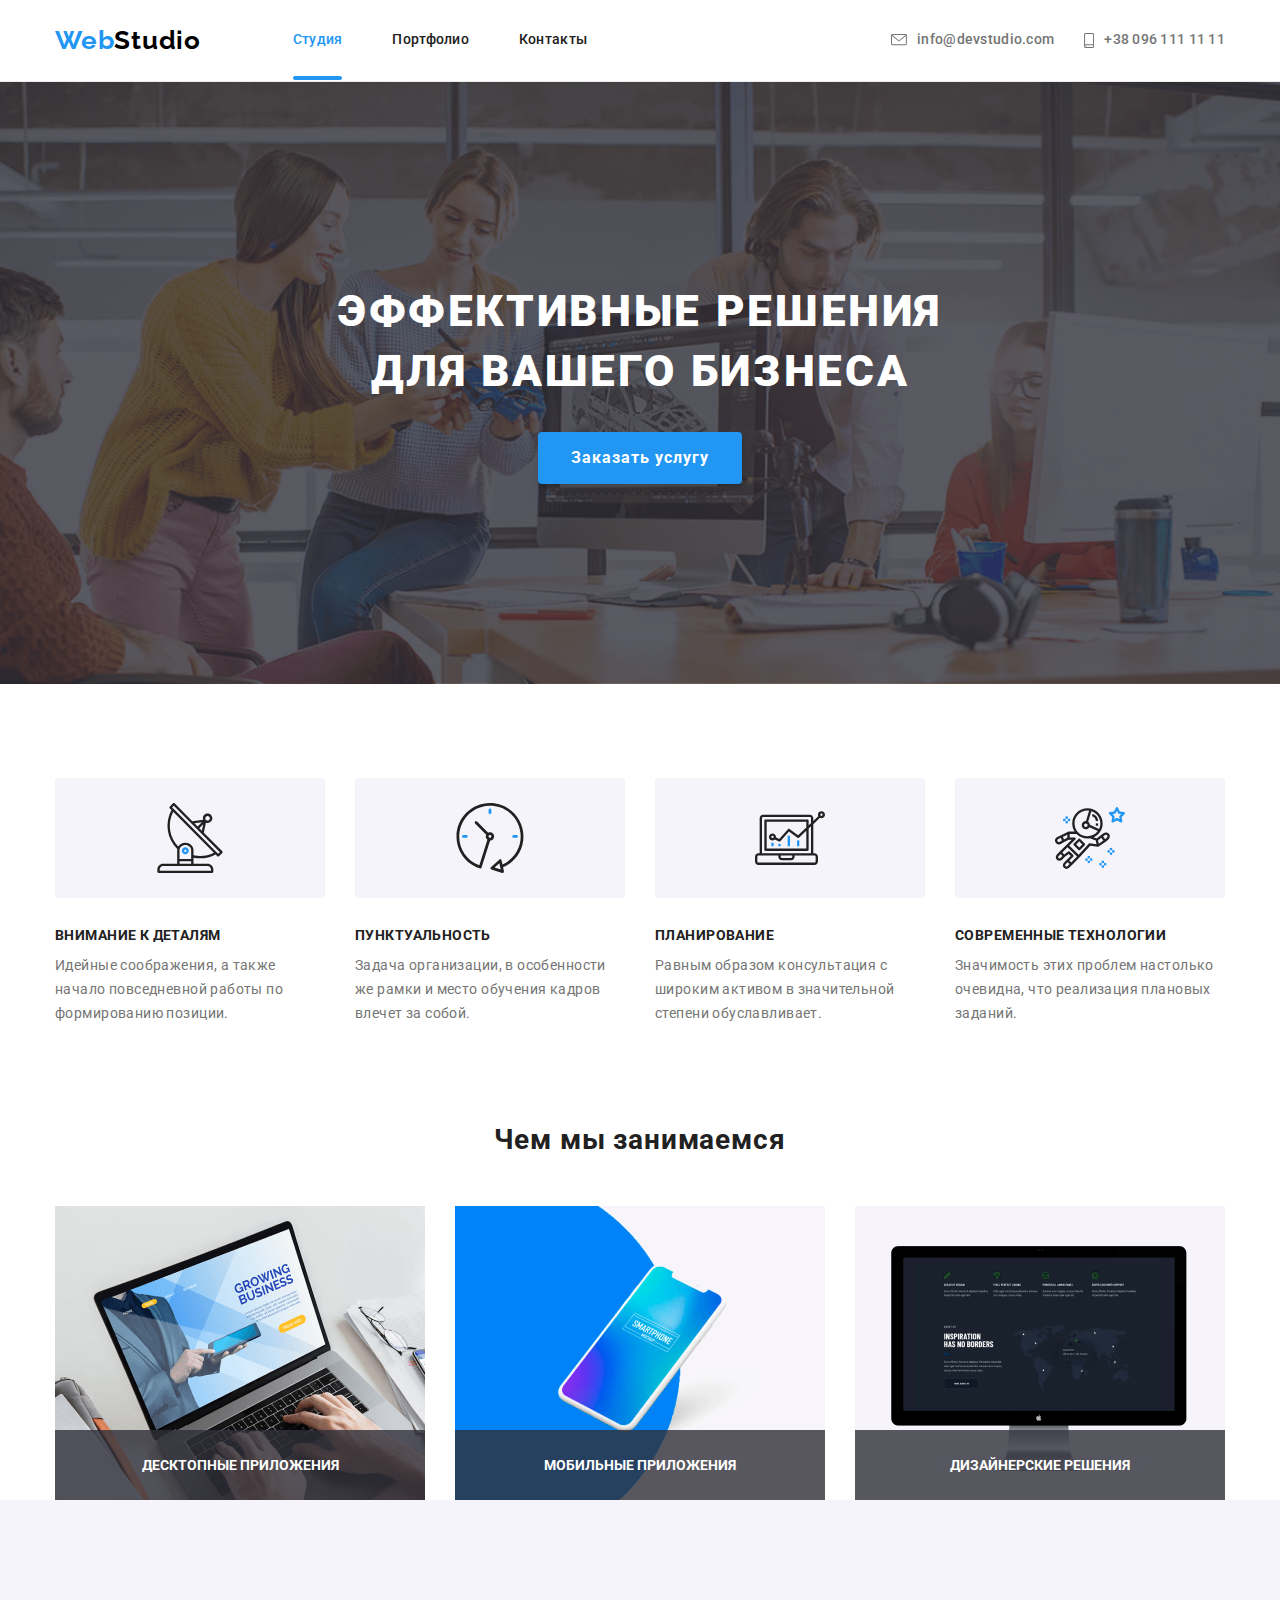
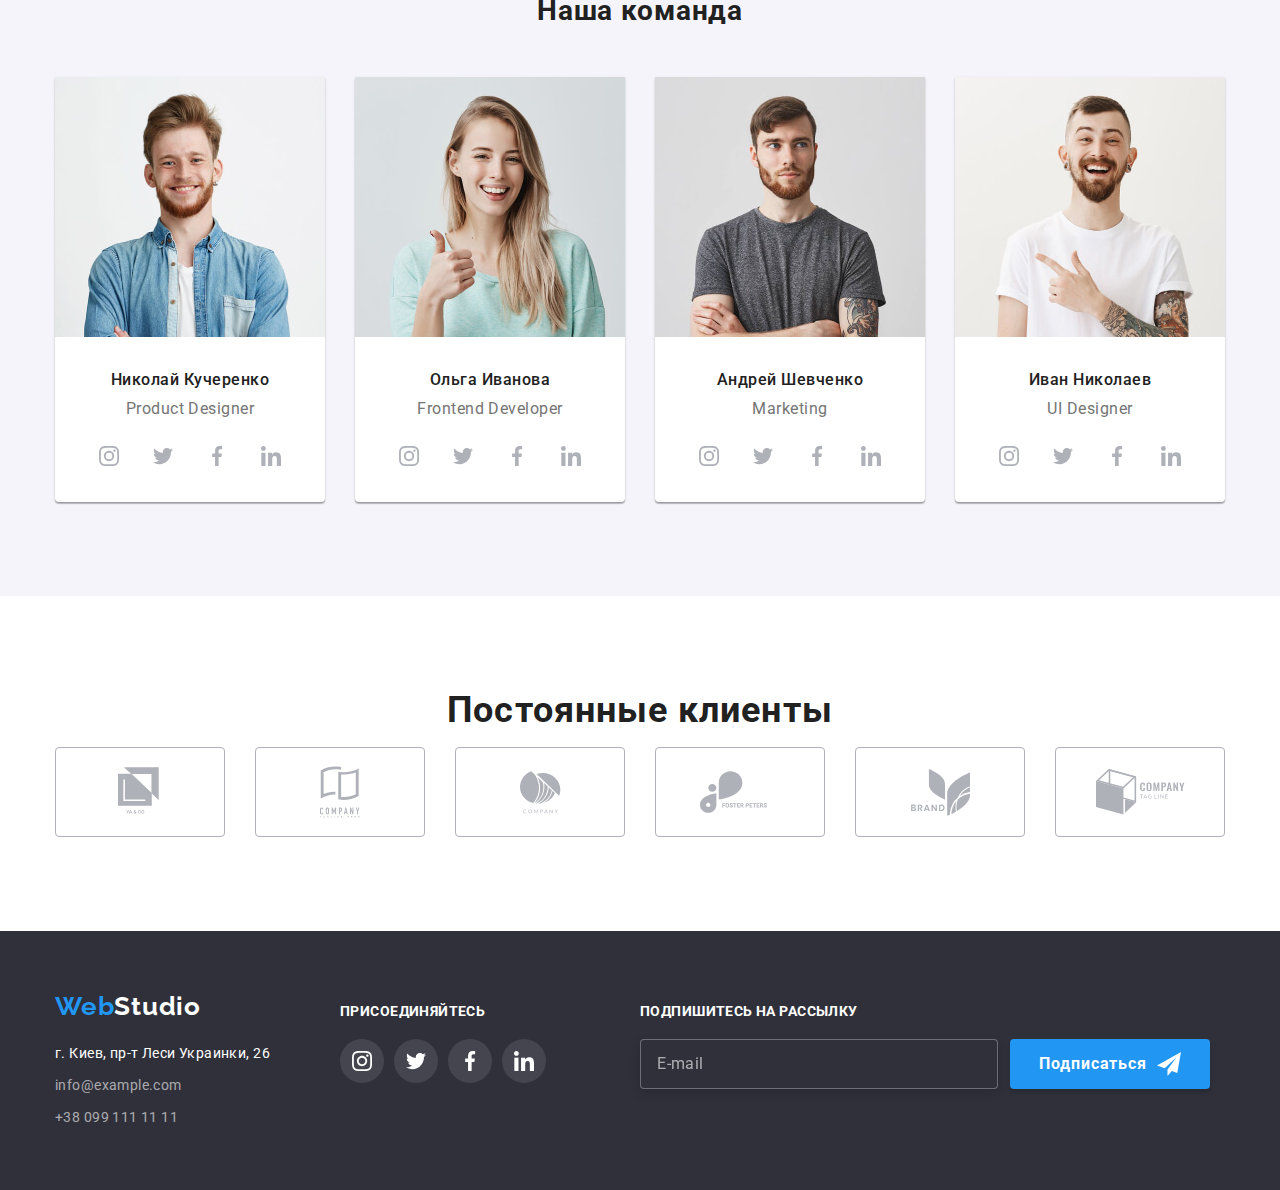
<file: index.html>
<!DOCTYPE html>
<html lang="ru">

<head>
    <meta charset="UTF-8">
    <meta name="viewport" content="width=device-width, initial-scale=1.0, user-scalable=0">
    <title>Web Studio</title>
    <link href="https://fonts.googleapis.com/css2?family=Raleway:wght@700&family=Roboto:wght@400;500;700;900&display=swap" rel="stylesheet">
    <link rel="stylesheet" href="./css/normalize.css">
    <link rel="stylesheet" href="./css/main.min.css">
</head>

<body>
    <header class="header">
        <div class="container">
            <a class="logo-link link" href="./index.html"><span class="web">Web</span>Studio</a>
            <button type="button" class="menu-button" aria-expanded="false" aria-controls="menu-wrapper" data-menu-button>
                <svg width="40" height="40">
                    <use class="icon-burger" href="./images/sprite.svg#icon-menu_40px"></use>
                    <use class="icon-close" href="./images/sprite.svg#icon-close_40px"></use>
                </svg>
            </button>
            <div class="menu-wrapper" data-menu>
            <nav class="navigation">   
                <ul class="menu-list list">
                    <li class="menu-item">
                        <a class="menu-link menu-link-studio link" href="./index.html">Студия</a>
                    </li>
                    <li class="menu-item">
                        <a class="menu-link link" href="./portfolio.html">Портфолио</a>
                    </li>
                    <li class="menu-item">
                        <a class="menu-link link" href="">Контакты</a>
                    </li>
                </ul>
            </nav>
                <ul class="contacts-list list">
                    <li class="contacts-list-item">
                        <address class="contacts-item">
                            <a class="contacts-link link" href="mailto:info@devstudio.com">
                                <svg class="contacts-link-svg svg-mail">
                                    <use href="./images/sprite.svg#icon-e-mail"></use>
                                </svg>
                                info@devstudio.com</a>
                        </address>
                    </li>
                    <li class="contacts-list-item">
                        <address class="contacts-item">
                            <a class="contacts-link link" href="tel:+380961111111">
                                <svg class="contacts-link-svg svg-tel">
                                    <use href="./images/sprite.svg#icon-tel"></use>
                                </svg>
                                +38 096 111 11 11</a>
                        </address>
                    </li>
                </ul>
            </div>
        </div>

    </header>

    <main>
        <section class="hero">
            <h1 class="hero-title">Эффективные решения <br> для вашего бизнеса</h1>
            <button data-modal-open class="hero-btn btn">Заказать услугу</button>
            <div data-modal class="backdrop is-hidden">
            <form action="#" class="hero-btn-form">
                <button data-modal-close class="close-form-button" type="button">
                <svg class="close-form-svg" width="18" height="18">
                    <use href="./images/sprite.svg#icon-close-form"></use>
                </svg>
                </button>
                <h2 class="hero-btn-form-p">Оставьте свои данные, мы вам перезвоним</h2>
                <div class="hero-form-field">
                <input type="text" class="hero-form-input" name="user-name" id="user-name" required placeholder=" ">
                <label for="user-name" class="hero-form-label">Имя</label>
                <svg class="hero-form-label-svg">
                    <use href="./images/sprite.svg#icon-user-name"></use>
                </svg>
                </div>
                <div class="hero-form-field">
                <input type="tel" class="hero-form-input" name="user-tel" id="user-tel" required placeholder=" ">
                
                <label for="user-tel" class="hero-form-label">Телефон</label>
                <svg class="hero-form-label-svg">
                    <use href="./images/sprite.svg#icon-user-tel"></use>
                </svg>
                </div>
                <div class="hero-form-field">
                <input type="email" class="hero-form-input" name="user-mail" id="user-mail" required placeholder=" ">
                
                <label for="user-mail" class="hero-form-label">Почта</label>
                <svg class="hero-form-label-svg">
                    <use href="./images/sprite.svg#icon-user-mail"></use>
                </svg>
                </div>
                <textarea class="hero-form-comment" name="user-comment" minlength="10" placeholder="Комментарий"></textarea>
                <div class="checkbox-div">
                    <input type="checkbox" value="agree" name="checkbox-agree" id="checkbox-agree-id" class="checkbox-input-text" required>
                    <label for="checkbox-agree-id" class="checkbox-text">Соглашаюсь с рассылкой и принимаю
                        <a class="checkbox-agree-link">Условия договора</a>
                    </label>
                </div>
                <button class="hero-button-form" type="submit">Отправить</button>
            </form>
            </div>
        </section>
        <!-- Особенности -->
        <section class="feature">
            <div class="container">
                <h2 hidden>Особенности</h2>
                <ul class="features-list list">
                    <li class="feature-item-one feature-item">
                        <h3 class="feature-title">Внимание к деталям</h3>
                        <p class="feature-description">Идейные соображения, а также начало повседневной работы по формированию позиции.</p>
                    </li>
                    <li class="feature-item-two feature-item">
                        <h3 class="feature-title">Пунктуальность</h3>
                        <p class="feature-description">Задача организации, в особенности же рамки и место обучения кадров влечет за собой.</p>
                    </li>
                    <li class="feature-item-three feature-item">                        
                        <h3 class="feature-title">Планирование</h3>
                        <p class="feature-description">Равным образом консультация с широким активом в значительной степени обуславливает.</p>
                    </li>
                    <li class="feature-item-four feature-item">                        
                        <h3 class="feature-title">Современные технологии</h3>
                        <p class="feature-description">Значимость этих проблем настолько очевидна, что реализация плановых заданий.</p>
                    </li>
                </ul>
            </div>
        </section>

        <!-- Чем мы занимаемся -->
        <section class="what-we-do">
            <div class="container">
            <h2 class="whatwedo title">Чем мы занимаемся</h2>
                <ul class="whatwedo-list list">
                    <li class="whatwedo-list-item">
                        <div class="whatwedo-list-img-wrapper">
                            <img srcset="./images/Chem-my-zanimaemsia/img.png 1x, ./images/Chem-my-zanimaemsia/img@2x.png 2x" class="whatwedo-list-item-img" src="./images/Chem-my-zanimaemsia/img.png" alt="Десктопные приложения">
                        </div>
                            <p class="whatwedo-item"><b>Десктопные приложения</b></p>
                    </li>
                    <li class="whatwedo-list-item">
                        <div class="whatwedo-list-img-wrapper">
                            <img srcset="./images/Chem-my-zanimaemsia/box.png 1x, ./images/Chem-my-zanimaemsia/box@2x.png 2x" class="whatwedo-list-item-img" src="./images/Chem-my-zanimaemsia/box.png" alt="Мобильные приложения">
                    </div>
                        <p class="whatwedo-item"><b>Мобильные приложения</b></p>
                    </li>
                    <li class="whatwedo-list-item">
                        <div class="whatwedo-list-img-wrapper">
                            <img srcset="./images/Chem-my-zanimaemsia/img-1.png 1x, ./images/Chem-my-zanimaemsia/img@2x-1.png 2x" class="whatwedo-list-item-img" src="./images/Chem-my-zanimaemsia/img-1.png" alt="Дизайнерские решения">
                        </div>
                        <p class="whatwedo-item"><b>Дизайнерские решения</b></p>
                    </li>
                </ul>
            </div>
        </section>

        <!-- Наша команда -->
        <section class="our-team-section">
            <div class="container">
                <h2 class="our-team title">Наша команда</h2>
                    <ul class="our-team-list list">
                        <li class="our-team-list-item">                        
                            <!-- <img class="our-team-img" src="./images/Nasha-komanda/img.jpg" alt="Николай Кучеренко" width="270" height="260"> -->
                            <picture>
                                <source srcset="./images/Nasha-komanda/desktop/img-1-desktop.jpg 1x, ./images/Nasha-komanda/desktop/img-1-desktop@2x.jpg 2x" media="(min-width: 1200px)" type="image/jpg">
                                <source srcset="./images/Nasha-komanda/tablet/img-1-tablet.jpg 1x, ./images/Nasha-komanda/tablet/img-1-tablet@2x.jpg 2x" media="(min-width: 768px)" type="image/jpg">
                                <source srcset="./images/Nasha-komanda/mobile/img-1-mobile.jpg 1x, ./images/Nasha-komanda/mobile/img-1-mobile@2x.jpg 2x" media="(min-width: 480px)" type="image/jpg">
                                <img class="our-team-img" src="./images/Nasha-komanda/mobile/img-1-mobile.jpg" alt="">
                            </picture>
                            <h3 class="team-item">Николай Кучеренко</h3>
                            <p class="team-item-description" lang="en">Product Designer</p>
                            <div class="social-list">
                                <ul class="our-team-social-links list">
                                    <li class="social-links-item">
                                        <a class="social-links-svg" href="">
                                            <svg class="social-link-svg">
                                                <use href="./images/sprite.svg#icon-instagram-grey"></use>
                                            </svg>
                                        </a>
                                    </li>
                                    <li class="social-links-item">
                                        <a class="social-links-svg" href="">
                                            <svg class="social-link-svg">
                                                <use href="./images/sprite.svg#icon-twitter-grey"></use>
                                            </svg>
                                        </a>
                                    </li>
                                    <li class="social-links-item">
                                        <a class="social-links-svg" href="">
                                            <svg class="social-link-svg">
                                                <use href="./images/sprite.svg#icon-facebook-grey"></use>
                                            </svg>
                                        </a>
                                    </li>
                                    <li class="social-links-item">
                                        <a class="social-links-svg" href="">
                                            <svg class="social-link-svg">
                                                <use href="./images/sprite.svg#icon-linkedin-grey"></use>
                                            </svg>
                                        </a>
                                    </li>
                                </ul>
                            </div>
                        </li>
                
                
                        <li class="our-team-list-item">
                            <!-- <img class="our-team-img" src="./images/Nasha-komanda/img-1.jpg" alt="Ольга Иванова" width="270" height="260"> -->
                            <picture>
                                <source srcset="./images/Nasha-komanda/desktop/img-2-desktop.jpg 1x, ./images/Nasha-komanda/desktop/img-2-desktop@2x.jpg 2x" media="(min-width: 1200px)" type="image/jpg">
                                <source srcset="./images/Nasha-komanda/tablet/img-2-tablet.jpg 1x, ./images/Nasha-komanda/tablet/img-2-tablet@2x.jpg 2x" media="(min-width: 768px)" type="image/jpg">
                                <source srcset="./images/Nasha-komanda/mobile/img-2-mobile.jpg 1x, ./images/Nasha-komanda/mobile/img-2-mobile@2x.jpg 2x" media="(min-width: 480px)" type="image/jpg">
                                <img class="our-team-img" src="./images/Nasha-komanda/mobile/img-2-mobile.jpg" alt="">
                            </picture>
                            <h3 class="team-item">Ольга Иванова</h3>
                            <p class="team-item-description" lang="en">Frontend Developer</p>
                            <ul class="our-team-social-links list">
                                <li class="social-links-item">
                                    <a class="social-links-svg" href="">
                                        <svg class="social-link-svg">
                                            <use href="./images/sprite.svg#icon-instagram-grey"></use>
                                        </svg>
                                    </a>
                                </li>
                                <li class="social-links-item">
                                    <a class="social-links-svg" href="">
                                        <svg class="social-link-svg">
                                            <use href="./images/sprite.svg#icon-twitter-grey"></use>
                                        </svg>
                                    </a>
                                </li>
                                <li class="social-links-item">
                                    <a class="social-links-svg" href="">
                                        <svg class="social-link-svg">
                                            <use href="./images/sprite.svg#icon-facebook-grey"></use>
                                        </svg>
                                    </a>
                                </li>
                                <li class="social-links-item">
                                    <a class="social-links-svg" href="">
                                        <svg class="social-link-svg">
                                            <use href="./images/sprite.svg#icon-linkedin-grey"></use>
                                        </svg>
                                    </a>
                                </li>
                            </ul>
                        </li>
                
                
                    <li class="our-team-list-item">
                        <!-- <img class="our-team-img" src="./images/Nasha-komanda/img-2.jpg" alt="Андрей Шевченко" width="270" height="260"> -->
                        <picture>
                            <source srcset="./images/Nasha-komanda/desktop/img-3-desktop.jpg 1x, ./images/Nasha-komanda/desktop/img-3-desktop@2x.jpg 2x" media="(min-width: 1200px)" type="image/jpg">
                            <source srcset="./images/Nasha-komanda/tablet/img-3-tablet.jpg 1x, ./images/Nasha-komanda/tablet/img-3-tablet@2x.jpg 2x" media="(min-width: 768px)" type="image/jpg">
                            <source srcset="./images/Nasha-komanda/mobile/img-3-mobile.jpg 1x, ./images/Nasha-komanda/mobile/img-3-mobile@2x.jpg 2x" media="(min-width: 480px)" type="image/jpg">
                            <img class="our-team-img" src="./images/Nasha-komanda/mobile/img-3-mobile.jpg" alt="">
                        </picture>
                        <h3 class="team-item">Андрей Шевченко</h3>
                        <p class="team-item-description" lang="en">Marketing</p>
                        <ul class="our-team-social-links list">
                            <li class="social-links-item">
                                <a class="social-links-svg" href="">
                                    <svg class="social-link-svg">
                                        <use href="./images/sprite.svg#icon-instagram-grey"></use>
                                    </svg>
                                </a>
                            </li>
                            <li class="social-links-item">
                                <a class="social-links-svg" href="">
                                    <svg class="social-link-svg">
                                        <use href="./images/sprite.svg#icon-twitter-grey"></use>
                                    </svg>
                                </a>
                            </li>
                            <li class="social-links-item">
                                <a class="social-links-svg" href="">
                                    <svg class="social-link-svg">
                                        <use href="./images/sprite.svg#icon-facebook-grey"></use>
                                    </svg>
                                </a>
                            </li>
                            <li class="social-links-item">
                                <a class="social-links-svg" href="">
                                    <svg class="social-link-svg">
                                        <use href="./images/sprite.svg#icon-linkedin-grey"></use>
                                    </svg>
                                </a>
                            </li>
                        </ul>
                    </li>
                    <li class="our-team-list-item">
                        <!-- <img class="our-team-img" src="./images/Nasha-komanda/img-3.jpg" alt="Иван Николаев" width="270" height="260"> -->
                        <picture>
                            <source srcset="./images/Nasha-komanda/desktop/img-4-desktop.jpg 1x, ./images/Nasha-komanda/desktop/img-4-desktop@2x.jpg 2x" media="(min-width: 1200px)" type="image/jpg">
                            <source srcset="./images/Nasha-komanda/tablet/img-4-tablet.jpg 1x, ./images/Nasha-komanda/tablet/img-4-tablet@2x.jpg 2x" media="(min-width: 768px)" type="image/jpg">
                            <source srcset="./images/Nasha-komanda/mobile/img-4-mobile.jpg 1x, ./images/Nasha-komanda/mobile/img-4-mobile@2x.jpg 2x" media="(min-width: 480px)" type="image/jpg">
                            <img class="our-team-img" src="./images/Nasha-komanda/mobile/img-4-mobile.jpg" alt="">
                        </picture>
                        <h3 class="team-item">Иван Николаев</h3>
                        <p class="team-item-description" lang="en">UI Designer</p>
                            
                        <ul class="our-team-social-links list">
                            <li class="social-links-item">
                                <a class="social-links-svg" href="">
                                    <svg class="social-link-svg">
                                        <use href="./images/sprite.svg#icon-instagram-grey"></use>
                                    </svg>
                                </a>
                            </li>
                            <li class="social-links-item">
                                <a class="social-links-svg" href="">
                                    <svg class="social-link-svg">
                                        <use href="./images/sprite.svg#icon-twitter-grey"></use>
                                    </svg>
                                </a>
                            </li>
                            <li class="social-links-item">
                                <a class="social-links-svg" href="">
                                    <svg class="social-link-svg">
                                        <use href="./images/sprite.svg#icon-facebook-grey"></use>
                                    </svg>
                                </a>
                            </li>
                            <li class="social-links-item">
                                <a class="social-links-svg" href="">
                                    <svg class="social-link-svg">
                                        <use href="./images/sprite.svg#icon-linkedin-grey"></use>
                                    </svg>
                                </a>
                            </li>
                        </ul>
                    </li>
                </ul>
            </div>
        </section>

        <!-- Постоянные клиенты -->
        <section class="clients-section">
            <div class="container">
            <h2 class="clients title">Постоянные клиенты</h2>
            <ul class="clients-list list">
                <li class="clients-list-item"> 
                    <a class="clients-list-link" href="">
                        <svg class="clients-list-link-svg clients-list-link-svg-one"><use href="./images/sprite.svg#icon-logo-1"></use></svg>
                    </a>
                </li>
                <li class="clients-list-item">
                    <a class="clients-list-link" href="">
                        <svg class="clients-list-link-svg clients-list-link-svg-two"><use href="./images/sprite.svg#icon-logo-2"></use></svg>
                    </a>
                </li>
                <li class="clients-list-item">
                    <a class="clients-list-link" href="">
                        <svg class="clients-list-link-svg clients-list-link-svg-three"><use href="./images/sprite.svg#icon-logo-3"></use></svg>
                    </a>
                </li>
                <li class="clients-list-item">
                    <a class="clients-list-link" href="">
                        <svg class="clients-list-link-svg clients-list-link-svg-four"><use href="./images/sprite.svg#icon-logo-4"></use></svg>
                    </a>
                </li>
                <li class="clients-list-item">
                    <a class="clients-list-link" href="">
                        <svg class="clients-list-link-svg clients-list-link-svg-five"><use href="./images/sprite.svg#icon-logo-5"></use></svg>
                    </a>
                </li>
                <li class="clients-list-item">
                    <a class="clients-list-link" href="">
                        <svg class="clients-list-link-svg clients-list-link-svg-six"><use href="./images/sprite.svg#icon-logo-6"></use></svg>
                    </a>
                </li>
            </ul>
        </div>
        </section>
    </main>

    <footer>
        <div class="container footer-container">
            <div class="address-section">
                <a class="logo-link-footer link" href="./index.html"><span class="web">Web</span>Studio</a>
                <ul class="address-list list">
                    <li class="address-list-item">
                        <address><a class="adress-item link" href="https://goo.gl/maps/cfzTt26jJgseavG87" target="_blank">г. Киев, пр-т Леси Украинки, 26</a></address>
                    </li>
                    <li class="address-list-item">
                        <address><a class="mail-item link" href="mailto:info@example.com">info@example.com</a></address>
                    </li>
                    <li class="address-list-item">
                        <address><a class="tel-item link" href="tel:+380991111111">+38 099 111 11 11</a></address>
                    </li>
                </ul>
            </div>

            <div class="join-in-section">
                <b class="join-in">присоединяйтесь</b>
                <ul class="join-in-list list">
                    <li class="social-links-item">
                        <a class="social-link social-link-one" href="">
                        </a>
                    </li>
                    <li class="social-links-item">
                        <a class="social-link social-link-two" href="">
                        </a>
                    </li>
                    <li class="social-links-item">
                        <a class="social-link social-link-three" href="">
                        </a>
                    </li>
                    <li class="social-links-item">
                        <a class="social-link social-link-four" href="">
                        </a>
                    </li>
                </ul>
            </div>

            <div class="follow-us">
                <b class="join-in">подпишитесь на рассылку</b>
                <form class="email-input">
                    <input type="email" class="email-input-form" name="user-email" placeholder="E-mail">
                    <button class="follow-us-button" type="submit"><span class="follow-us-title">Подписаться</span></button>
                </form>
            </div>
        </div>
    </footer>
    <script src="./js/menu.js"></script>
    <script src="./js/modal.js"></script>
</body>
</html>
</file>
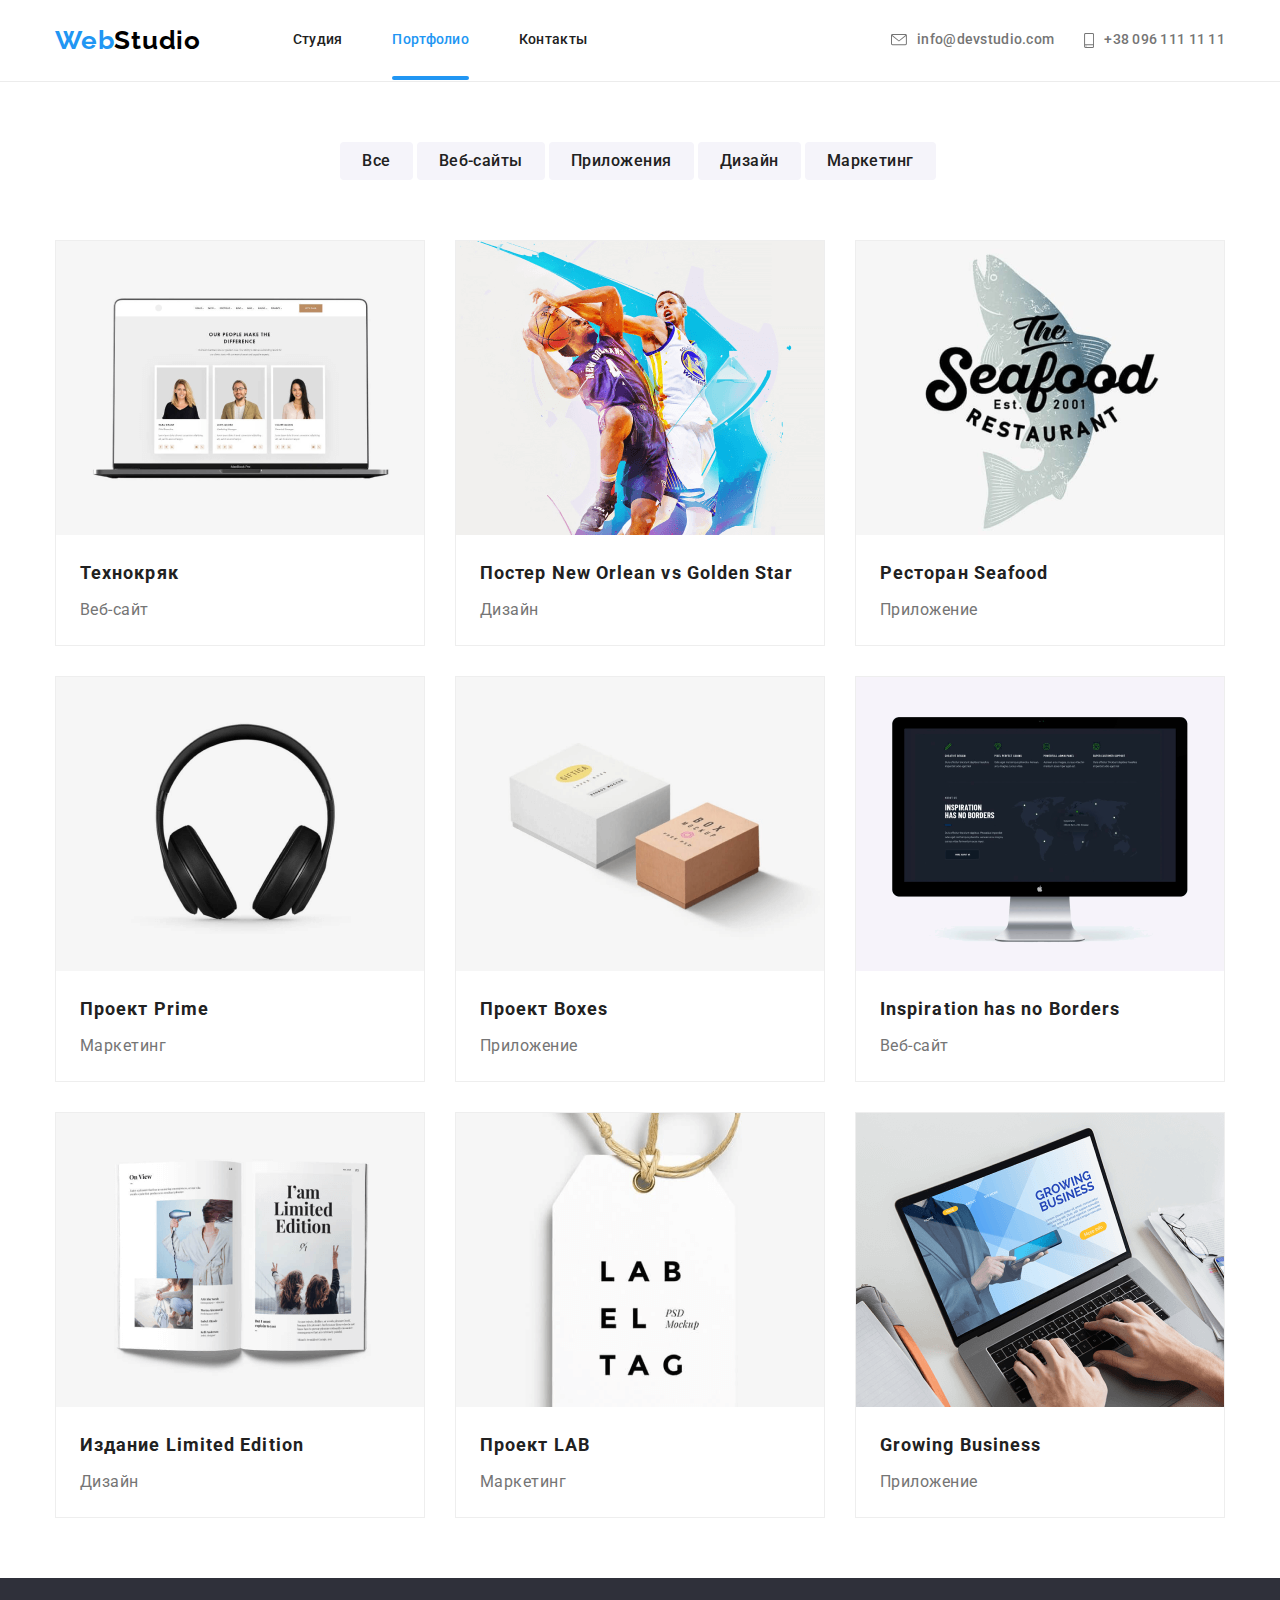
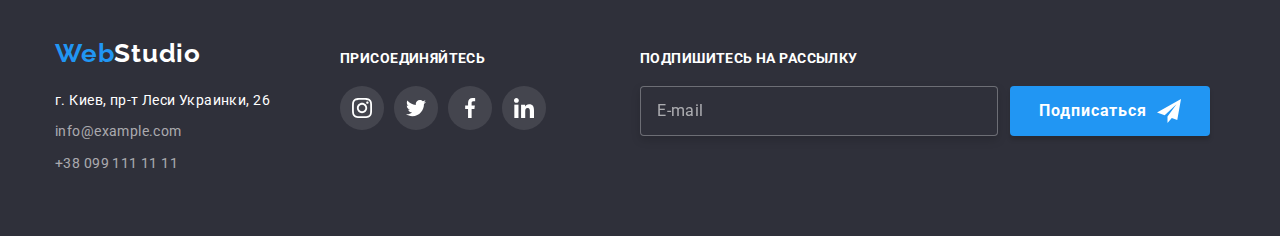
<file: portfolio.html>
<!DOCTYPE html>
<html lang="ru">
<head>
    <meta charset="UTF-8">
    <meta name="viewport" content="width=device-width, initial-scale=1.0">
    <title>Web Studio</title>
    <link href="https://fonts.googleapis.com/css2?family=Raleway:wght@700&family=Roboto:wght@400;500;700;900&display=swap" rel="stylesheet">
    <link rel="stylesheet" href="./css/normalize.css">
    <link rel="stylesheet" href="./css/portfolio.min.css">
</head>
<body>
    <header class="header">
        <div class="container">
            <a class="logo-link link" href="./index.html"><span class="web">Web</span>Studio</a>
            <button type="button" class="menu-button" aria-expanded="false" aria-controls="menu-wrapper" data-menu-button>
                <svg width="40" height="40">
                    <use class="icon-burger" href="./images/sprite.svg#icon-menu_40px"></use>
                    <use class="icon-close" href="./images/sprite.svg#icon-close_40px"></use>
                </svg>
            </button>
            <div class="menu-wrapper" data-menu>
            <nav class="navigation">   
                <ul class="menu-list list">
                    <li class="menu-item">
                        <a class="menu-link link" href="./index.html">Студия</a>
                    </li>
                    <li class="menu-item">
                        <a class="menu-link menu-link-portfolio link" href="./portfolio.html">Портфолио</a>
                    </li>
                    <li class="menu-item">
                        <a class="menu-link link" href="">Контакты</a>
                    </li>
                </ul>
            </nav>
                <ul class="contacts-list list">
                    <li class="contacts-list-item">
                        <address class="contacts-item">
                            <a class="contacts-link link" href="mailto:info@devstudio.com">
                                <svg class="contacts-link-svg svg-mail">
                                    <use href="./images/sprite.svg#icon-e-mail"></use>
                                </svg>
                                info@devstudio.com</a>
                        </address>
                    </li>
                    <li class="contacts-list-item">
                        <address class="contacts-item">
                            <a class="contacts-link link" href="tel:+380961111111">
                                <svg class="contacts-link-svg svg-tel">
                                    <use href="./images/sprite.svg#icon-tel"></use>
                                </svg>
                                +38 096 111 11 11</a>
                        </address>
                    </li>
                </ul>
            </div>
        </div>

    </header>

    <main>
        <div class="filters-div">
        <div class="container">
            <h1 hidden>Примеры работ</h1>
        <!-- Filters -->
        
            <ul class="filters-list list">
                <li>
                    <button class="filter-item-btn">Все</button>
                </li>
                <li>
                    <button class="filter-item-btn">Веб-сайты</button>
                </li>
                <li>
                    <button class="filter-item-btn">Приложения</button>
                </li>
                <li>
                    <button class="filter-item-btn">Дизайн</button>
                </li>
                <li>
                    <button class="filter-item-btn">Маркетинг</button>
                </li>
            </ul>
        </div>
        </div>

        <div class="projects">
        <div class="container">
            <ul class="projects-list list">
                <li class="projects-list-item">
                    <a class=" link" href="">
                    <div class="projects-img-div">
                        <!-- <img class="projects-img" src="./images/Projects/1.png" alt="Веб-сайт">                -->
                        <picture>
                            <source srcset="./images/Projects/desktop/img1-desktop.png 1x, ./images/Projects/desktop/img1-desktop@2x.png 2x" media="(min-width: 1200px)" type="image/png">
                            <source srcset="./images/Projects/tablet/img1-tablet.png 1x, ./images/Projects/tablet/img1-tablet@2x.png 2x" media="(min-width: 768px)" type="image/png">
                            <source srcset="./images/Projects/mobile/img1-mobile.png 1x, ./images/Projects/mobile/img1-mobile@2x.png 2x" media="(min-width: 480px)" type="image/png">
                            <img class="projects-img" src="./images/Projects/mobile/img1-mobile.png" alt="">
                        </picture>
                        <p class="projects-item-description">Технокряк это современная площадка распространения коронавируса. Компании используют эту платформу для цифрового шпионажа и атак на защищённые сервера конкурентов.</p>
                    </div>
                        <h2 class="projects-item">Технокряк</h2>
                        <p class="project-item-title">Веб-сайт</p>
                    </a>   
                </li>
                <li class="projects-list-item">
                    <a class="link" href="">
                    <div class="projects-img-div">
                        <picture>
                            <source srcset="./images/Projects/desktop/img2-desktop.png 1x, ./images/Projects/desktop/img2-desktop@2x.png 2x" media="(min-width: 1200px)" type="image/jpg">
                            <source srcset="./images/Projects/tablet/img2-tablet.png 1x, ./images/Projects/tablet/img2-tablet@2x.png 2x" media="(min-width: 768px)" type="image/jpg">
                            <source srcset="./images/Projects/mobile/img2-mobile.png 1x, ./images/Projects/mobile/img2-mobile@2x.png 2x" media="(min-width: 480px)" type="image/jpg">
                            <img class="projects-img" src="./images/Projects/mobile/img2-mobile.png" alt="">
                        </picture>
                        <p class="projects-item-description">Технокряк это современная площадка распространения коронавируса. Компании используют эту платформу для цифрового шпионажа и атак на защищённые сервера конкурентов.</p>
                    </div>
                        <h2 class="projects-item">Постер New Orlean vs Golden Star</h2>
                        <p class="project-item-title">Дизайн</p>
                    </a>
                </li>
                <li class="projects-list-item">
                    <a class="link" href="">
                    <div class="projects-img-div">
                        <picture>
                            <source srcset="./images/Projects/desktop/img3-desktop.png 1x, ./images/Projects/desktop/img3-desktop@2x.png 2x" media="(min-width: 1200px)" type="image/jpg">
                            <source srcset="./images/Projects/tablet/img3-tablet.png 1x, ./images/Projects/tablet/img3-tablet@2x.png 2x" media="(min-width: 768px)" type="image/jpg">
                            <source srcset="./images/Projects/mobile/img3-mobile.png 1x, ./images/Projects/mobile/img3-mobile@2x.png 2x" media="(min-width: 480px)" type="image/jpg">
                            <img class="projects-img" src="./images/Projects/mobile/img3-mobile.png" alt="">
                        </picture>
                        <p class="projects-item-description">Технокряк это современная площадка распространения коронавируса. Компании используют эту платформу для цифрового шпионажа и атак на защищённые сервера конкурентов.</p>
                    </div>
                        <h2 class="projects-item">Ресторан Seafood</h2>
                        <p class="project-item-title">Приложение</p>
                    </a>
                </li>
                <li class="projects-list-item">
                    <a class="link" href="">
                    <div class="projects-img-div">    
                        <picture>
                            <source srcset="./images/Projects/desktop/img4-desktop.png 1x, ./images/Projects/desktop/img4-desktop@2x.png 2x" media="(min-width: 1200px)" type="image/jpg">
                            <source srcset="./images/Projects/tablet/img4-tablet.png 1x, ./images/Projects/tablet/img4-tablet@2x.png 2x" media="(min-width: 768px)" type="image/jpg">
                            <source srcset="./images/Projects/mobile/img4-mobile.png 1x, ./images/Projects/mobile/img4-mobile@2x.png 2x" media="(min-width: 480px)" type="image/jpg">
                            <img class="projects-img" src="./images/Projects/mobile/img4-mobile.png" alt="">
                        </picture>
                        <p class="projects-item-description">Технокряк это современная площадка распространения коронавируса. Компании используют эту платформу для цифрового шпионажа и атак на защищённые сервера конкурентов.</p>
                    </div>    
                        <h2 class="projects-item">Проект Prime</h2>
                        <p class="project-item-title">Маркетинг</p>
                    </a>
                </li>
                <li class="projects-list-item">
                    <a class="link" href="">
                    <div class="projects-img-div">    
                        <picture>
                            <source srcset="./images/Projects/desktop/img5-desktop.png 1x, ./images/Projects/desktop/img5-desktop@2x.png 2x" media="(min-width: 1200px)" type="image/jpg">
                            <source srcset="./images/Projects/tablet/img5-tablet.png 1x, ./images/Projects/tablet/img5-tablet@2x.png 2x" media="(min-width: 768px)" type="image/jpg">
                            <source srcset="./images/Projects/mobile/img5-mobile.png 1x, ./images/Projects/mobile/img5-mobile@2x.png 2x" media="(min-width: 480px)" type="image/jpg">
                            <img class="projects-img" src="./images/Projects/mobile/img5-mobile.png" alt="">
                        </picture>
                        <p class="projects-item-description">Технокряк это современная площадка распространения коронавируса. Компании используют эту платформу для цифрового шпионажа и атак на защищённые сервера конкурентов.</p>
                    </div>    
                        <h2 class="projects-item">Проект Boxes</h2>
                        <p class="project-item-title">Приложение</p>
                    </a>
                </li>
                <li class="projects-list-item">
                    <a class="link" href="">
                    <div class="projects-img-div">    
                        <picture>
                            <source srcset="./images/Projects/desktop/img6-desktop.png 1x, ./images/Projects/desktop/img6-desktop@2x.png 2x" media="(min-width: 1200px)" type="image/jpg">
                            <source srcset="./images/Projects/tablet/img6-tablet.png 1x, ./images/Projects/tablet/img6-tablet@2x.png 2x" media="(min-width: 768px)" type="image/jpg">
                            <source srcset="./images/Projects/mobile/img6-mobile.png 1x, ./images/Projects/mobile/img6-mobile@2x.png 2x" media="(min-width: 480px)" type="image/jpg">
                            <img class="projects-img" src="./images/Projects/mobile/img6-mobile.png" alt="">
                        </picture>
                        <p class="projects-item-description">Технокряк это современная площадка распространения коронавируса. Компании используют эту платформу для цифрового шпионажа и атак на защищённые сервера конкурентов.</p>
                    </div>   
                        <h2 class="projects-item">Inspiration has no Borders</h2>
                        <p class="project-item-title">Веб-сайт</p>
                    </a>
                </li>
                <li class="projects-list-item">
                    <a class="link" href="">
                    <div class="projects-img-div">    
                        <picture>
                            <source srcset="./images/Projects/desktop/img7-desktop.png 1x, ./images/Projects/desktop/img7-desktop@2x.png 2x" media="(min-width: 1200px)" type="image/jpg">
                            <source srcset="./images/Projects/tablet/img7-tablet.png 1x, ./images/Projects/tablet/img7-tablet@2x.png 2x" media="(min-width: 768px)" type="image/jpg">
                            <source srcset="./images/Projects/mobile/img7-mobile.png 1x, ./images/Projects/mobile/img7-mobile@2x.png 2x" media="(min-width: 480px)" type="image/jpg">
                            <img class="projects-img" src="./images/Projects/mobile/img7-mobile.png" alt="">
                        </picture>
                        <p class="projects-item-description">Технокряк это современная площадка распространения коронавируса. Компании используют эту платформу для цифрового шпионажа и атак на защищённые сервера конкурентов.</p>
                    </div>   
                        <h2 class="projects-item">Издание Limited Edition</h2>
                        <p class="project-item-title">Дизайн</p>
                    </a>
                </li>
                <li class="projects-list-item">
                    <a class="link" href="">
                    <div class="projects-img-div">    
                        <picture>
                            <source srcset="./images/Projects/desktop/img8-desktop.png 1x, ./images/Projects/desktop/img8-desktop@2x.png 2x" media="(min-width: 1200px)" type="image/jpg">
                            <source srcset="./images/Projects/tablet/img8-tablet.png 1x, ./images/Projects/tablet/img8-tablet@2x.png 2x" media="(min-width: 768px)" type="image/jpg">
                            <source srcset="./images/Projects/mobile/img8-mobile.png 1x, ./images/Projects/mobile/img8-mobile@2x.png 2x" media="(min-width: 480px)" type="image/jpg">
                            <img class="projects-img" src="./images/Projects/mobile/img8-mobile.png" alt="">
                        </picture>
                        <p class="projects-item-description">Технокряк это современная площадка распространения коронавируса. Компании используют эту платформу для цифрового шпионажа и атак на защищённые сервера конкурентов.</p>
                    </div>    
                        <h2 class="projects-item">Проект LAB</h2>
                        <p class="project-item-title">Маркетинг</p>
                    </a>
                </li>
                <li class="projects-list-item">
                    <a class="link" href="">
                    <div class="projects-img-div">    
                        <picture>
                            <source srcset="./images/Projects/desktop/img9-desktop.png 1x, ./images/Projects/desktop/img9-desktop@2x.png 2x" media="(min-width: 1200px)" type="image/jpg">
                            <source srcset="./images/Projects/tablet/img9-tablet.png 1x, ./images/Projects/tablet/img9-tablet@2x.png 2x" media="(min-width: 768px)" type="image/jpg">
                            <source srcset="./images/Projects/mobile/img9-mobile.png 1x, ./images/Projects/mobile/img9-mobile@2x.png 2x" media="(min-width: 480px)" type="image/jpg">
                            <img class="projects-img" src="./images/Projects/mobile/img9-mobile.png" alt="">
                        </picture>
                        <p class="projects-item-description">Технокряк это современная площадка распространения коронавируса. Компании используют эту платформу для цифрового шпионажа и атак на защищённые сервера конкурентов.</p>
                    </div>    
                        <h2 class="projects-item">Growing Business</h2>
                        <p class="project-item-title">Приложение</p>
                    </a>
                </li>
            </ul>
        </div>
        </div>
    </main>

    <footer>
        <div class="container footer-container">
            <div class="address-section">
                <a class="logo-link-footer link" href="./index.html"><span class="web">Web</span>Studio</a>
                <ul class="address-list list">
                    <li class="address-list-item">
                        <address><a class="adress-item link" href="https://goo.gl/maps/cfzTt26jJgseavG87" target="_blank">г. Киев, пр-т Леси Украинки, 26</a></address>
                    </li>
                    <li class="address-list-item">
                        <address><a class="mail-item link" href="mailto:info@example.com">info@example.com</a></address>
                    </li>
                    <li class="address-list-item">
                        <address><a class="tel-item link" href="tel:+380991111111">+38 099 111 11 11</a></address>
                    </li>
                </ul>
            </div>

            <div class="join-in-section">
                <b class="join-in">присоединяйтесь</b>
                <ul class="join-in-list list">
                    <li class="social-links-item">
                        <a class="social-link social-link-one" href="">
                        </a>
                    </li>
                    <li class="social-links-item">
                        <a class="social-link social-link-two" href="">
                        </a>
                    </li>
                    <li class="social-links-item">
                        <a class="social-link social-link-three" href="">
                        </a>
                    </li>
                    <li class="social-links-item">
                        <a class="social-link social-link-four" href="">
                        </a>
                    </li>
                </ul>
            </div>

            <div class="follow-us">
                <b class="join-in">подпишитесь на рассылку</b>
                <form class="email-input">
                    <input type="email" class="email-input-form" name="user-email" placeholder="E-mail">
                    <button class="follow-us-button" type="submit"><span class="follow-us-title">Подписаться</span></button>
                </form>
            </div>
        </div>
    </footer>
    <script src="./js/menu.js"></script>
</body>
</html>
</file>
<file: css/main.min.css>
/*! normalize.css v8.0.1 | MIT License | github.com/necolas/normalize.css */html{line-height:1.15;-webkit-text-size-adjust:100%}body{margin:0}main{display:block}h1{font-size:2em;margin:0.67em 0}hr{box-sizing:content-box;height:0;overflow:visible}pre{font-family:monospace, monospace;font-size:1em}a{background-color:transparent}abbr[title]{border-bottom:none;text-decoration:underline;text-decoration:underline dotted}b,strong{font-weight:bolder}code,kbd,samp{font-family:monospace, monospace;font-size:1em}small{font-size:80%}sub,sup{font-size:75%;line-height:0;position:relative;vertical-align:baseline}sub{bottom:-0.25em}sup{top:-0.5em}img{border-style:none}button,input,optgroup,select,textarea{font-family:inherit;font-size:100%;line-height:1.15;margin:0}button,input{overflow:visible}button,select{text-transform:none}button,[type="button"],[type="reset"],[type="submit"]{-webkit-appearance:button}button::-moz-focus-inner,[type="button"]::-moz-focus-inner,[type="reset"]::-moz-focus-inner,[type="submit"]::-moz-focus-inner{border-style:none;padding:0}button:-moz-focusring,[type="button"]:-moz-focusring,[type="reset"]:-moz-focusring,[type="submit"]:-moz-focusring{outline:1px dotted ButtonText}fieldset{padding:0.35em 0.75em 0.625em}legend{box-sizing:border-box;color:inherit;display:table;max-width:100%;padding:0;white-space:normal}progress{vertical-align:baseline}textarea{overflow:auto}[type="checkbox"],[type="radio"]{box-sizing:border-box;padding:0}[type="number"]::-webkit-inner-spin-button,[type="number"]::-webkit-outer-spin-button{height:auto}[type="search"]{-webkit-appearance:textfield;outline-offset:-2px}[type="search"]::-webkit-search-decoration{-webkit-appearance:none}::-webkit-file-upload-button{-webkit-appearance:button;font:inherit}details{display:block}summary{display:list-item}template{display:none}[hidden]{display:none}.adress-item,.mail-item,.tel-item{font-family:Roboto;font-style:normal;font-weight:normal;font-size:14px;line-height:1.71;letter-spacing:0.03em}.link{text-decoration:none;display:block}.list{list-style:none;padding:0;margin:0}body{background-color:#fff;color:#757575;font-size:14px;font-family:"Roboto",sans-serif}@keyframes fadeInLeft{from{opacity:0;-webkit-transform:translate3d(-100%, 0, 0);transform:translate3d(-100%, 0, 0)}to{opacity:1;-webkit-transform:translate3d(0, 0, 0);transform:translate3d(0, 0, 0)}}.logo-link,.logo-link-footer{font-family:"Raleway",sans-serif;font-style:normal;font-weight:700;font-size:24px;line-height:1.16;letter-spacing:.03em;padding-top:16px;padding-bottom:16px}@media screen and (min-width: 768px){.logo-link,.logo-link-footer{padding-top:26px;padding-bottom:26px}}@media screen and (min-width: 1200px){.logo-link,.logo-link-footer{font-family:"Raleway",sans-serif;font-style:normal;font-weight:700;font-size:26px;line-height:1.19;letter-spacing:.03em;padding-top:25px;padding-bottom:25px}}.logo-link{color:#000}.logo-link-footer{color:#fff}.web{color:#2196F3}.container{box-sizing:border-box;padding-left:15px;padding-right:15px;margin:0}@media screen and (min-width: 480px){.container{width:480px;margin:0 auto}}@media screen and (min-width: 768px){.container{width:768px}}@media screen and (min-width: 1200px){.container{width:1200px}}.backdrop.is-hidden{visibility:hidden;opacity:0;pointer-events:none}.backdrop{position:fixed;top:0;left:0;width:100%;height:100%;background-color:rgba(0,0,0,0.2);transition:opacity 250ms cubic-bezier(0.4, 0, 0.2, 1),visibility 250ms cubic-bezier(0.4, 0, 0.2, 1);z-index:100;overflow-y:auto}.hero-btn-form{box-sizing:border-box;width:450px;margin:0 15px;height:609px;padding-left:40px;padding-top:40px;padding-right:40px;padding-bottom:40px;background:#FFFFFF;box-shadow:0px 1px 3px rgba(0,0,0,0.12),0px 1px 1px rgba(0,0,0,0.14),0px 2px 1px rgba(0,0,0,0.2);border-radius:4px;margin-left:auto;margin-right:auto;position:relative;top:15%}.close-form-svg{fill:#000000;transition:fill 250ms cubic-bezier(0.4, 0, 0.2, 1)}.close-form-button{display:flex;width:30px;height:30px;border:1px solid #AFB1B8;border-radius:50%;justify-content:center;align-items:center;background-color:#fff;position:absolute;top:7px;right:8px;background-size:contain}.close-form-button:hover{cursor:pointer;outline:none}.close-form-button:hover .close-form-svg{fill:#2196F3}.hero-form-field{margin-bottom:28px;position:relative}.hero-form-label{position:absolute;left:42px;top:12px;font-family:Roboto;font-style:normal;font-weight:normal;font-size:14px;line-height:1.14;letter-spacing:0.01em;transition:transform 250ms cubic-bezier(0.4, 0, 0.2, 1);color:#757575}.hero-form-label-svg{width:18px;height:18px;position:absolute;top:11px;left:17px;transition:fill 250ms cubic-bezier(0.4, 0, 0.2, 1)}.hero-form-input:focus ~ .hero-form-label-svg{fill:#2196F3}.hero-form-input:not(:placeholder-shown) ~ .hero-form-label-svg{fill:#2196F3}.hero-form-input{display:block;width:100%;height:40px;border:none;border:1px solid rgba(33,33,33,0.2);box-sizing:border-box;border-radius:4px;padding-left:42px;padding-top:11px;padding-bottom:11px;padding-right:42px;transition:border-color 250ms cubic-bezier(0.4, 0, 0.2, 1);outline:none}.hero-form-input:hover{cursor:pointer}.hero-form-input:focus+.hero-form-label,.hero-form-input:not(:placeholder-shown)+.hero-form-label{transform:translate(-30px, -30px);color:#2196F3;font-family:Roboto;font-style:normal;font-weight:normal;font-size:12px;line-height:1.16}.hero-form-input:focus,.hero-form-comment:focus,.hero-form-input:not(:placeholder-shown){border-color:#2196F3}.hero-form-comment{width:100%;height:120px;resize:none;border:1px solid rgba(33,33,33,0.2);box-sizing:border-box;border-radius:4px;padding-left:16px;padding-top:12px;padding-bottom:12px;padding-right:16px;margin-bottom:20px;transition:border-color 250ms cubic-bezier(0.4, 0, 0.2, 1);outline:none}.hero-form-comment::placeholder{font-size:14px;line-height:1.14;letter-spacing:0.01em;color:#757575}.checkbox-div{display:flex;justify-content:center}.checkbox-text{font-weight:normal;font-size:12px;line-height:1.16;letter-spacing:0.03em;color:#757575;display:flex;align-items:center}.checkbox-text::before{content:"";display:inline-flex;width:12px;height:11px;background-image:url(..//images/icon-check.svg);margin-right:6px;border:1.8px solid #212121;border-radius:2px}.checkbox-input-text{display:none}.checkbox-input-text:checked+.checkbox-text::before{background-color:#2196F3;border-color:#2196F3;background-origin:border-box;background-size:contain}.checkbox-agree-link{text-decoration-line:underline;color:#2196F3;margin-left:2px}.checkbox-input-text{background-color:#212121;border-radius:2px;margin-right:8px;-webkit-appearance:none;-moz-appearance:none;appearance:none;position:absolute}.hero-button-form{margin-top:32px;width:200px;height:50px;font-weight:bold;font-size:16px;line-height:1.87;display:flex;align-items:center;justify-content:center;letter-spacing:0.06em;color:#FFFFFF;background-color:#188CE8;box-shadow:0px 4px 4px rgba(0,0,0,0.15);border-radius:4px;margin-left:auto;margin-right:auto;cursor:pointer;border-color:transparent}.hero-button-form:focus{outline:none}.hero-btn-form-p{font-weight:bold;font-size:20px;line-height:1.15;text-align:center;letter-spacing:0.03em;color:#212121;margin:0;margin-bottom:30px}@media screen and (max-width: 479px){.hero-btn-form{width:100%;height:auto;padding:15px}}@media screen and (min-width: 768px){.hero-btn-form{top:32%}}@media screen and (min-width: 1200px){.hero-btn-form{top:31%;width:528px;height:581px}.checkbox-text{font-size:14px;line-height:1.71}}.social-link{display:flex;width:44px;height:44px;border-radius:50%;justify-content:center;align-items:center;transition:background-color 250ms cubic-bezier(0.4, 0, 0.2, 1);display:flex;width:44px;height:44px;justify-content:center;align-items:center}.social-link:hover,.social-link:focus{background-color:#2196F3}.social-links-item:not(:last-child){margin-right:10px}.title{font-weight:700;font-size:28px;line-height:1.19;text-align:center;letter-spacing:0.03em;color:#212121}.header{border:none;border-bottom:1px solid #ECECEC;position:relative}.menu-link,.contacts-link{font-weight:500;font-size:18px;line-height:1.16;letter-spacing:0.02em}.header .container{display:flex;justify-content:space-between;align-items:center}.svg-mail{width:16px;height:12px}.svg-tel{width:10px;height:15px}.contacts-link-svg{display:block;margin-right:10px;transition:fill 250ms cubic-bezier(0.4, 0, 0.2, 1)}.contacts-link{color:#757575;font-family:Roboto;font-style:normal;display:flex;align-items:center;transition:color 250ms cubic-bezier(0.4, 0, 0.2, 1)}.contacts-link{fill:#757575}.menu-link{color:#212121;font-family:Roboto;font-style:normal}@media screen and (max-width: 767px){.header{max-width:480px;margin:0 auto}.menu-button{padding:0;background-color:transparent;border:none;z-index:100;outline:none}.menu-button.is-open .icon-close{display:block}.menu-button.is-open .icon-burger{display:none}.menu-button:hover{cursor:pointer}.menu-button:hover .icon-burger,.menu-button:hover .icon-close{fill:#2196F3}.icon-close{display:none}.menu-wrapper{background-color:#ffffff;z-index:100;position:absolute;top:61px;right:0;width:100%;transform:translateY(-200%);transition:transform 250ms cubic-bezier(0.4, 0, 0.2, 1);padding-top:60px;padding-bottom:60px;box-sizing:border-box;box-shadow:0px 4px 8px rgba(0,0,0,0.04),0px 2px 4px rgba(0,0,0,0.08),0px 1px 3px rgba(0,0,0,0.16)}.menu-wrapper.is-open{transform:translateY(0)}.navigation{margin-bottom:60px}.menu-item:not(:last-child){margin-bottom:40px}.contacts-list-item:not(:last-child){margin-bottom:16px}.menu-item,.contacts-list-item{display:flex;justify-content:center}}.menu-link-studio,.menu-link-portfolio{color:#2196F3;display:inline-block;padding-bottom:8px;position:relative}.menu-link-studio::after,.menu-link-portfolio::after{background-color:#2196F3;content:"";display:block;width:100%;height:4px;border-radius:2px;display:block;position:absolute;bottom:0;left:0}@media screen and (min-width: 768px){.menu-button{display:none}.menu-wrapper{display:flex}.menu-list{display:flex;align-items:center}.menu-link{font-size:14px;line-height:1.14;padding-top:32px;padding-bottom:32px}.contacts-link{font-size:12px;line-height:1.16px}.contacts-list-item:not(:last-child){margin-bottom:10px}.menu-wrapper{display:flex;align-items:center;margin-left:81px}.menu-link-studio::after,.menu-link-portfolio::after{position:absolute;left:0;bottom:0}.menu-item:not(:last-child){margin-right:50px}.navigation{margin-right:84px}}@media screen and (min-width: 1200px){.menu-wrapper{margin-left:85px}.contacts-list{display:flex}.contacts-list-item:not(:last-child){margin-bottom:0;margin-right:30px}.navigation{margin-right:304px}.contacts-link{font-size:14px;line-height:1.14}.menu-link:hover,.menu-link:focus,.contacts-link:hover,.contacts-link:focus{color:#2196F3}.contacts-link:hover .contacts-link-svg,.contacts-link:focus .contacts-link-svg{fill:#2196F3}}.hero{padding-top:118px;padding-bottom:118px;background-image:linear-gradient(to bottom, rgba(47,48,58,0.8), rgba(47,48,58,0.8)),url(../images/Hero-section/Header-mobile.png);background-size:cover;background-position:center}@media screen and (min-device-pixel-ratio: 2) and (min-width: 480px), screen and (min-resolution: 192dpi) and (min-width: 480px), screen and (min-resolution: 2dppx) and (min-width: 480px){.hero{background-image:linear-gradient(to bottom, rgba(47,48,58,0.8), rgba(47,48,58,0.8)),url(../images/Hero-section/Header-mobile@2x.png)}}@media screen and (min-width: 768px){.hero{background-image:linear-gradient(to bottom, rgba(47,48,58,0.8), rgba(47,48,58,0.8)),url(../images/Hero-section/Header-tablet.png)}}@media screen and (min-width: 768px) and (min-device-pixel-ratio: 2) and (min-width: 768px), screen and (min-width: 768px) and (min-resolution: 192dpi) and (min-width: 768px), screen and (min-width: 768px) and (min-resolution: 2dppx) and (min-width: 768px){.hero{background-image:linear-gradient(to bottom, rgba(47,48,58,0.8), rgba(47,48,58,0.8)),url(../images/Hero-section/Header-tablet@2x.png)}}@media screen and (min-width: 1200px){.hero{padding-top:200px;padding-bottom:200px;background-image:linear-gradient(to bottom, rgba(47,48,58,0.8), rgba(47,48,58,0.8)),url(../images/Hero-section/Header-desktop.png)}}@media screen and (min-width: 1200px) and (min-device-pixel-ratio: 2) and (min-width: 1200px), screen and (min-width: 1200px) and (min-resolution: 192dpi) and (min-width: 1200px), screen and (min-width: 1200px) and (min-resolution: 2dppx) and (min-width: 1200px){.hero{background-image:linear-gradient(to bottom, rgba(47,48,58,0.8), rgba(47,48,58,0.8)),url(../images/Hero-section/Header-desktop@2x.png)}}.hero-title{font-weight:900;font-size:26px;line-height:1.62;text-align:center;letter-spacing:0.06em;text-transform:uppercase;color:#fff;margin:0;margin-bottom:30px}.btn{font-weight:700;font-size:16px;line-height:1.88;display:flex;align-items:center;text-align:center;letter-spacing:0.06em;color:#fff;background-color:#2196F3}.hero-btn{display:block;margin-left:auto;margin-right:auto;border:1px solid transparent;border-radius:4px;padding-left:32px;padding-right:32px;padding-top:10px;padding-bottom:10px;box-shadow:0px 4px 4px rgba(0,0,0,0.15)}.hero-btn:focus{outline:none}@media screen and (min-width: 1200px){.hero-title{font-size:44px;line-height:1.36}}.feature .container{padding-top:60px;padding-bottom:60px}.feature-item:not(:last-child){margin-bottom:30px}.feature-item::before{content:"";display:block;padding:auto;width:70px;height:70px;margin-bottom:30px;padding-top:25px;padding-right:190px;padding-bottom:25px;padding-left:190px;background-color:#F5F4FA;border-radius:4px;background-repeat:no-repeat;background-position:50% 50%}.feature-item-one::before{background-image:url(../images/Osobennosti/osobennosti-img-1.svg)}.feature-item-two::before{background-image:url(../images/Osobennosti/osobennosti-img-2.svg)}.feature-item-three::before{background-image:url(../images/Osobennosti/osobennosti-img-3.svg)}.feature-item-four::before{background-image:url(../images/Osobennosti/osobennosti-img-4.svg)}.feature-description{color:#757575}.feature-description,.team-item,.team-item-description{margin-top:0;margin-bottom:0}.feature-title{font-weight:700;font-size:14px;line-height:1.14;letter-spacing:0.03em;text-transform:uppercase;text-align:center;margin-top:0;margin-bottom:10px;color:#212121}.feature-description{font-weight:normal;font-size:14px;line-height:1.71;letter-spacing:0.03em}@media screen and (max-width: 479px){.feature-item::before{padding:15px 0;width:100%}.feature-item{width:100%}.feature .container{width:100%}.feature-description{text-align:center}}@media screen and (min-width: 768px){.features-list{display:flex;flex-wrap:wrap}.feature .container{padding:45px 0}.feature-item:not(:last-child){margin-top:15px;margin-right:15px;margin-bottom:15px;margin-left:15px}.feature-item{margin-top:15px;margin-right:15px;margin-bottom:15px;margin-left:15px;width:354px;height:251px}.feature-item::before{padding-left:142px;padding-right:142px}.feature-title{text-align:initial}}@media screen and (min-width: 1200px){.features-list{flex-wrap:initial}.feature-item:not(:last-child){margin-right:30px;margin-top:0;margin-bottom:0;margin-left:0}.feature-item{margin:0;width:270px}.feature .container{padding:94px 15px}.feature-item::before{padding-left:100px;padding-right:100px}}.what-we-do{display:none}.whatwedo{margin-top:0;margin-bottom:50px}.whatwedo .container{padding-bottom:94px}.whatwedo-list{display:flex;margin-top:0;margin-bottom:0;padding-left:0}.whatwedo-list-item{position:relative}.whatwedo-list-item:not(:last-child){margin-right:30px}.whatwedo-item{text-align:center;justify-content:center;color:#fff;position:absolute;background-color:rgba(47,48,58,0.8);margin:0;padding-top:27px;padding-bottom:27px;max-width:100%;left:50%;bottom:0;transform:translateX(-50%);width:100%;text-transform:uppercase}.whatwedo-list-item-img{display:block;max-width:100%}@media screen and (min-width: 1200px){.what-we-do{display:block}}.our-team-section .container{padding-top:60px;padding-bottom:60px}.our-team-img{margin-bottom:30px}.our-team{margin-top:0;margin-bottom:30px}.our-team-list-item{background-color:#FFFFFF;box-shadow:0px 1px 3px rgba(0,0,0,0.12),0px 1px 1px rgba(0,0,0,0.14),0px 2px 1px rgba(0,0,0,0.2);border-radius:0px 0px 4px 4px;padding-bottom:24px}.our-team-list-item:not(:last-child){margin-bottom:30px}.our-team-social-links{display:flex;justify-content:center}.our-team-section{background-color:#F5F4FA}.team-item,.team-item-description{font-size:16px;line-height:1.19;text-align:center;letter-spacing:0.03em}.team-item{font-weight:500;color:#212121}.team-item{margin-bottom:10px}.team-item-description{margin-bottom:16px;color:#757575}.social-links-svg{display:flex;width:44px;height:44px;border-radius:50%;justify-content:center;align-items:center;fill:#AFB1B8;transition:background-color 250ms cubic-bezier(0.4, 0, 0.2, 1)}.social-links-svg:hover,.social-links-svg:focus{background-color:#2196F3;fill:#FFFFFF}.social-link-svg{width:20px;height:20px;transition:fill 250ms cubic-bezier(0.4, 0, 0.2, 1)}@media screen and (max-width: 479px){.our-team-img{width:100%}}@media screen and (min-width: 768px){.our-team-list{display:flex;flex-wrap:wrap}.our-team-list-item{margin:15px;width:354px}.our-team-list-item:not(:last-child){margin-bottom:15px}.our-team-section .container{padding-top:60px;padding-right:0;padding-bottom:45px;padding-left:0}.our-team-img{width:354px;height:260px}}@media screen and (min-width: 1200px){.our-team-list{flex-wrap:nowrap}.our-team-section .container{padding:94px 15px}.our-team{margin-bottom:50px}.our-team-list-item{margin:0;width:270px}.our-team-list-item:not(:last-child){margin-right:30px;margin-bottom:0}.our-team-img{width:270px;height:260px}}.clients-section .container{padding-top:60px;padding-bottom:45px;padding-left:0;padding-right:0}.clients{margin-top:0;margin-bottom:15px}.clients-list{display:flex;flex-wrap:wrap}.clients-list-item{margin:15px}.clients-list-link{display:flex;width:208px;height:88px;justify-content:center;align-items:center;border:1px solid #AFB1B8;border-radius:4px;fill:#AFB1B8;transition:border-color 250ms cubic-bezier(0.4, 0, 0.2, 1)}.clients-list-link:hover,.clients-list-link:focus{border:1px solid #2196F3}.clients-list-link-svg-one{width:45px;height:50px}.clients-list-link-svg-two{width:40px;height:52px}.clients-list-link-svg-three{width:41px;height:43px}.clients-list-link-svg-four{width:80px;height:43px}.clients-list-link-svg-five{width:59px;height:47px}.clients-list-link-svg-six{width:89px;height:46px}.clients-list-link-svg{transition:fill 250ms cubic-bezier(0.4, 0, 0.2, 1)}.clients-list-link:hover .clients-list-link-svg,.clients-list-link:focus .clients-list-link-svg{fill:#2196F3}@media screen and (max-width: 479px){.clients-list{display:block;text-align:center}.clients-list-link{margin:0;width:224px;justify-content:center}.clients-list-link:not(:last-child){margin-right:0}.clients-list-item{width:224px;margin:0 auto;margin-bottom:30px}}@media screen and (min-width: 768px){.clients-list-link{width:224px;height:88px}}@media screen and (min-width: 1200px){.clients{font-size:36px;line-height:1.16}.clients-list{flex-wrap:nowrap}.clients-list-link{width:168px}.clients-list-item{margin:0}.clients-list-item:not(:last-child){margin-right:30px}.clients-section .container{padding-top:94px;padding-right:15px;padding-bottom:94px;padding-left:15px}}footer{background-color:#2F303A}.address-section{margin-bottom:60px;text-align:center}.logo-link-footer{margin-bottom:20px;padding:0}.footer-container{padding-top:60px;padding-bottom:60px}.address-list-item:not(:last-child){margin-bottom:8px}.adress-item{color:#fff}.mail-item,.tel-item{color:rgba(255,255,255,0.6)}@media screen and (min-width: 768px){.footer-container{display:flex;flex-wrap:wrap;padding-left:76px;padding-right:89px}.address-section{margin-right:165px;margin-bottom:0}}@media screen and (min-width: 1200px){.footer-container{flex-wrap:nowrap;padding-right:15px;padding-left:15px}.address-section{margin-right:70px;margin-bottom:0;text-align:left}}.social-link-one{background-image:url(../images/social-links/instagram.svg);background-repeat:no-repeat;background-position:center;width:44px;height:44px;background-color:rgba(255,255,255,0.1)}.social-link-two{background-image:url(../images/social-links/twitter.svg);background-repeat:no-repeat;background-position:center;width:44px;height:44px;background-color:rgba(255,255,255,0.1)}.social-link-three{background-image:url(../images/social-links/facebook.svg);background-repeat:no-repeat;background-position:center;width:44px;height:44px;background-color:rgba(255,255,255,0.1)}.social-link-four{background-image:url(../images/social-links/linkedin.svg);background-repeat:no-repeat;background-position:center;width:44px;height:44px;background-color:rgba(255,255,255,0.1)}.join-in-list{display:flex;justify-content:center;margin-top:20px}.join-in-section{margin-bottom:60px;text-align:center}.join-in{color:#fff;font-weight:700;font-size:14px;line-height:1.14px;letter-spacing:0.03em;text-transform:uppercase}@media screen and (min-width: 768px){.join-in-section{text-align:center;margin-bottom:0;margin-top:5px}}@media screen and (min-width: 1200px){.join-in-section{margin-top:12px;margin-right:94px;text-align:left}}.email-input{margin:0 auto;margin-top:20px}.email-input-form{outline:none;width:100%;height:50px;padding:15px 16px;border:none;border:1px solid rgba(255,255,255,0.3);box-sizing:border-box;filter:drop-shadow(0px 4px 4px rgba(0,0,0,0.15));border-radius:4px;background-color:#2F303A;margin-bottom:20px;color:#fff}.email-input-form::placeholder{font-family:Roboto;font-style:normal;font-weight:normal;font-size:16px;line-height:1.25;display:flex;align-items:center;letter-spacing:0.03em;color:rgba(255,255,255,0.6)}.follow-us-button{font-family:Roboto;font-style:normal;font-weight:bold;font-size:16px;line-height:1.87;outline:none;display:flex;margin:0 auto;align-items:center;text-align:center;letter-spacing:0.06em;width:200px;height:50px;color:#FFFFFF;background-color:#2196F3;box-shadow:0px 4px 4px rgba(0,0,0,0.15);border:1px solid transparent;border-radius:4px;justify-content:center}.follow-us-button::after{content:"";display:block;width:24px;height:24px;background-image:url(../images/social-links/telegram.svg)}.follow-us-title{margin-right:10px}.follow-us{text-align:center}@media screen and (min-width: 768px){.follow-us{padding-top:60px;margin:auto;text-align:center}.email-input-form{width:450px}}@media screen and (min-width: 1200px){.follow-us{margin:0;text-align:left;padding-top:0;margin-top:12px}.email-input-form{width:358px;margin-bottom:0;margin-right:12px}.email-input{display:flex}}
/*# sourceMappingURL=main.min.css.map */
</file>
<file: css/portfolio.min.css>
/*! normalize.css v8.0.1 | MIT License | github.com/necolas/normalize.css */html{line-height:1.15;-webkit-text-size-adjust:100%}body{margin:0}main{display:block}h1{font-size:2em;margin:0.67em 0}hr{box-sizing:content-box;height:0;overflow:visible}pre{font-family:monospace, monospace;font-size:1em}a{background-color:transparent}abbr[title]{border-bottom:none;text-decoration:underline;text-decoration:underline dotted}b,strong{font-weight:bolder}code,kbd,samp{font-family:monospace, monospace;font-size:1em}small{font-size:80%}sub,sup{font-size:75%;line-height:0;position:relative;vertical-align:baseline}sub{bottom:-0.25em}sup{top:-0.5em}img{border-style:none}button,input,optgroup,select,textarea{font-family:inherit;font-size:100%;line-height:1.15;margin:0}button,input{overflow:visible}button,select{text-transform:none}button,[type="button"],[type="reset"],[type="submit"]{-webkit-appearance:button}button::-moz-focus-inner,[type="button"]::-moz-focus-inner,[type="reset"]::-moz-focus-inner,[type="submit"]::-moz-focus-inner{border-style:none;padding:0}button:-moz-focusring,[type="button"]:-moz-focusring,[type="reset"]:-moz-focusring,[type="submit"]:-moz-focusring{outline:1px dotted ButtonText}fieldset{padding:0.35em 0.75em 0.625em}legend{box-sizing:border-box;color:inherit;display:table;max-width:100%;padding:0;white-space:normal}progress{vertical-align:baseline}textarea{overflow:auto}[type="checkbox"],[type="radio"]{box-sizing:border-box;padding:0}[type="number"]::-webkit-inner-spin-button,[type="number"]::-webkit-outer-spin-button{height:auto}[type="search"]{-webkit-appearance:textfield;outline-offset:-2px}[type="search"]::-webkit-search-decoration{-webkit-appearance:none}::-webkit-file-upload-button{-webkit-appearance:button;font:inherit}details{display:block}summary{display:list-item}template{display:none}[hidden]{display:none}.adress-item,.mail-item,.tel-item{font-family:Roboto;font-style:normal;font-weight:normal;font-size:14px;line-height:1.71;letter-spacing:0.03em}.link{text-decoration:none;display:block}.list{list-style:none;padding:0;margin:0}body{background-color:#fff;color:#757575;font-size:14px;font-family:"Roboto",sans-serif}@keyframes fadeInLeft{from{opacity:0;-webkit-transform:translate3d(-100%, 0, 0);transform:translate3d(-100%, 0, 0)}to{opacity:1;-webkit-transform:translate3d(0, 0, 0);transform:translate3d(0, 0, 0)}}.logo-link,.logo-link-footer{font-family:"Raleway",sans-serif;font-style:normal;font-weight:700;font-size:24px;line-height:1.16;letter-spacing:.03em;padding-top:16px;padding-bottom:16px}@media screen and (min-width: 768px){.logo-link,.logo-link-footer{padding-top:26px;padding-bottom:26px}}@media screen and (min-width: 1200px){.logo-link,.logo-link-footer{font-family:"Raleway",sans-serif;font-style:normal;font-weight:700;font-size:26px;line-height:1.19;letter-spacing:.03em;padding-top:25px;padding-bottom:25px}}.logo-link{color:#000}.logo-link-footer{color:#fff}.web{color:#2196F3}.container{box-sizing:border-box;padding-left:15px;padding-right:15px;margin:0}@media screen and (min-width: 480px){.container{width:480px;margin:0 auto}}@media screen and (min-width: 768px){.container{width:768px}}@media screen and (min-width: 1200px){.container{width:1200px}}.social-link{display:flex;width:44px;height:44px;border-radius:50%;justify-content:center;align-items:center;transition:background-color 250ms cubic-bezier(0.4, 0, 0.2, 1);display:flex;width:44px;height:44px;justify-content:center;align-items:center}.social-link:hover,.social-link:focus{background-color:#2196F3}.social-links-item:not(:last-child){margin-right:10px}.header{border:none;border-bottom:1px solid #ECECEC;position:relative}.menu-link,.contacts-link{font-weight:500;font-size:18px;line-height:1.16;letter-spacing:0.02em}.header .container{display:flex;justify-content:space-between;align-items:center}.svg-mail{width:16px;height:12px}.svg-tel{width:10px;height:15px}.contacts-link-svg{display:block;margin-right:10px;transition:fill 250ms cubic-bezier(0.4, 0, 0.2, 1)}.contacts-link{color:#757575;font-family:Roboto;font-style:normal;display:flex;align-items:center;transition:color 250ms cubic-bezier(0.4, 0, 0.2, 1)}.contacts-link{fill:#757575}.menu-link{color:#212121;font-family:Roboto;font-style:normal}@media screen and (max-width: 767px){.header{max-width:480px;margin:0 auto}.menu-button{padding:0;background-color:transparent;border:none;z-index:100;outline:none}.menu-button.is-open .icon-close{display:block}.menu-button.is-open .icon-burger{display:none}.menu-button:hover{cursor:pointer}.menu-button:hover .icon-burger,.menu-button:hover .icon-close{fill:#2196F3}.icon-close{display:none}.menu-wrapper{background-color:#ffffff;z-index:100;position:absolute;top:61px;right:0;width:100%;transform:translateY(-200%);transition:transform 250ms cubic-bezier(0.4, 0, 0.2, 1);padding-top:60px;padding-bottom:60px;box-sizing:border-box;box-shadow:0px 4px 8px rgba(0,0,0,0.04),0px 2px 4px rgba(0,0,0,0.08),0px 1px 3px rgba(0,0,0,0.16)}.menu-wrapper.is-open{transform:translateY(0)}.navigation{margin-bottom:60px}.menu-item:not(:last-child){margin-bottom:40px}.contacts-list-item:not(:last-child){margin-bottom:16px}.menu-item,.contacts-list-item{display:flex;justify-content:center}}.menu-link-studio,.menu-link-portfolio{color:#2196F3;display:inline-block;padding-bottom:8px;position:relative}.menu-link-studio::after,.menu-link-portfolio::after{background-color:#2196F3;content:"";display:block;width:100%;height:4px;border-radius:2px;display:block;position:absolute;bottom:0;left:0}@media screen and (min-width: 768px){.menu-button{display:none}.menu-wrapper{display:flex}.menu-list{display:flex;align-items:center}.menu-link{font-size:14px;line-height:1.14;padding-top:32px;padding-bottom:32px}.contacts-link{font-size:12px;line-height:1.16px}.contacts-list-item:not(:last-child){margin-bottom:10px}.menu-wrapper{display:flex;align-items:center;margin-left:81px}.menu-link-studio::after,.menu-link-portfolio::after{position:absolute;left:0;bottom:0}.menu-item:not(:last-child){margin-right:50px}.navigation{margin-right:84px}}@media screen and (min-width: 1200px){.menu-wrapper{margin-left:85px}.contacts-list{display:flex}.contacts-list-item:not(:last-child){margin-bottom:0;margin-right:30px}.navigation{margin-right:304px}.contacts-link{font-size:14px;line-height:1.14}.menu-link:hover,.menu-link:focus,.contacts-link:hover,.contacts-link:focus{color:#2196F3}.contacts-link:hover .contacts-link-svg,.contacts-link:focus .contacts-link-svg{fill:#2196F3}}.filters-div{padding-top:56px;padding-bottom:36px}.filters-list{display:flex;flex-wrap:wrap}.filter-item-btn{margin:4px;outline:none;font-weight:500;font-size:16px;line-height:1.62;text-align:center;letter-spacing:0.03em;color:#212121;background-color:#F5F4FA;border:1px solid transparent;border-radius:4px;padding-left:21px;padding-right:21px;padding-top:5px;padding-bottom:5px;cursor:pointer;transition:color 250ms cubic-bezier(0.4, 0, 0.2, 1),background-color 250ms cubic-bezier(0.4, 0, 0.2, 1),box-shadow 250ms cubic-bezier(0.4, 0, 0.2, 1)}.filter-item-btn:hover,.filter-item-btn:focus{color:#fff;background-color:#2196F3;box-shadow:0px 2px 2px rgba(0,0,0,0.12),0px 1px 2px rgba(0,0,0,0.08),0px 3px 1px rgba(0,0,0,0.1)}@media screen and (min-width: 768px){.filters-list{flex-wrap:nowrap;justify-content:center}.filters-div{padding-top:60px;padding-bottom:45px}.filter-item-btn{margin-top:0;margin-bottom:0;margin-left:0}.filter-item-btn:not(:last-child){margin-right:8px}}.projects-list{padding-inline-start:0}.projects-list-item{width:450px;padding-bottom:20px;border:1px solid #EEEEEE;transition:box-shadow 250ms cubic-bezier(0.4, 0, 0.2, 1)}.projects-list-item:hover,.projects-list-item:focus{box-shadow:1px 4px 6px rgba(0,0,0,0.16),0px 4px 4px rgba(0,0,0,0.06),0px 1px 1px rgba(0,0,0,0.12)}.projects-list-item:not(:last-child){margin-bottom:30px}.projects-list-item:hover .projects-item-description,.projects-list-item:focus .projects-item-description{transform:translateY(0)}.projects-item,.project-item-title{padding-left:24px}.projects-item{font-weight:700;font-size:18px;line-height:2;letter-spacing:0.06em;color:#212121;margin-bottom:4px;margin-top:20px}.project-item-title{font-weight:normal;font-size:16px;line-height:1.87;letter-spacing:0.03em;color:#757575;margin-top:0;margin-bottom:0}.projects-img-div{position:relative;overflow:hidden}.projects-img{display:block;width:450px;height:294px}.projects-item-description{font-weight:normal;font-size:18px;line-height:1.56;color:#fff;background:rgba(33,150,243,0.9);margin:0;box-sizing:border-box;padding-left:24px;padding-right:24px;height:100%;width:100%;position:absolute;left:0;top:0;display:flex;align-items:center;transform:translateY(100%);transition:transform 250ms cubic-bezier(0.4, 0, 0.2, 1)}.projects .container{padding-bottom:60px}@media screen and (max-width: 479px){.projects-img{width:100%}.projects-list-item{width:100%}}@media screen and (min-width: 768px){.projects-list-item{width:352px;margin:15px}.projects-list-item:not(:last-child){margin-bottom:15px}.projects .container{padding:0;padding-bottom:45px}.projects-list{display:flex;flex-wrap:wrap}.projects-img{width:354px}}@media screen and (min-width: 1200px){.projects-list-item{width:368px}.projects-img{width:370px}}footer{background-color:#2F303A}.address-section{margin-bottom:60px;text-align:center}.logo-link-footer{margin-bottom:20px;padding:0}.footer-container{padding-top:60px;padding-bottom:60px}.address-list-item:not(:last-child){margin-bottom:8px}.adress-item{color:#fff}.mail-item,.tel-item{color:rgba(255,255,255,0.6)}@media screen and (min-width: 768px){.footer-container{display:flex;flex-wrap:wrap;padding-left:76px;padding-right:89px}.address-section{margin-right:165px;margin-bottom:0}}@media screen and (min-width: 1200px){.footer-container{flex-wrap:nowrap;padding-right:15px;padding-left:15px}.address-section{margin-right:70px;margin-bottom:0;text-align:left}}.social-link-one{background-image:url(../images/social-links/instagram.svg);background-repeat:no-repeat;background-position:center;width:44px;height:44px;background-color:rgba(255,255,255,0.1)}.social-link-two{background-image:url(../images/social-links/twitter.svg);background-repeat:no-repeat;background-position:center;width:44px;height:44px;background-color:rgba(255,255,255,0.1)}.social-link-three{background-image:url(../images/social-links/facebook.svg);background-repeat:no-repeat;background-position:center;width:44px;height:44px;background-color:rgba(255,255,255,0.1)}.social-link-four{background-image:url(../images/social-links/linkedin.svg);background-repeat:no-repeat;background-position:center;width:44px;height:44px;background-color:rgba(255,255,255,0.1)}.join-in-list{display:flex;justify-content:center;margin-top:20px}.join-in-section{margin-bottom:60px;text-align:center}.join-in{color:#fff;font-weight:700;font-size:14px;line-height:1.14px;letter-spacing:0.03em;text-transform:uppercase}@media screen and (min-width: 768px){.join-in-section{text-align:center;margin-bottom:0;margin-top:5px}}@media screen and (min-width: 1200px){.join-in-section{margin-top:12px;margin-right:94px;text-align:left}}.email-input{margin:0 auto;margin-top:20px}.email-input-form{outline:none;width:100%;height:50px;padding:15px 16px;border:none;border:1px solid rgba(255,255,255,0.3);box-sizing:border-box;filter:drop-shadow(0px 4px 4px rgba(0,0,0,0.15));border-radius:4px;background-color:#2F303A;margin-bottom:20px;color:#fff}.email-input-form::placeholder{font-family:Roboto;font-style:normal;font-weight:normal;font-size:16px;line-height:1.25;display:flex;align-items:center;letter-spacing:0.03em;color:rgba(255,255,255,0.6)}.follow-us-button{font-family:Roboto;font-style:normal;font-weight:bold;font-size:16px;line-height:1.87;outline:none;display:flex;margin:0 auto;align-items:center;text-align:center;letter-spacing:0.06em;width:200px;height:50px;color:#FFFFFF;background-color:#2196F3;box-shadow:0px 4px 4px rgba(0,0,0,0.15);border:1px solid transparent;border-radius:4px;justify-content:center}.follow-us-button::after{content:"";display:block;width:24px;height:24px;background-image:url(../images/social-links/telegram.svg)}.follow-us-title{margin-right:10px}.follow-us{text-align:center}@media screen and (min-width: 768px){.follow-us{padding-top:60px;margin:auto;text-align:center}.email-input-form{width:450px}}@media screen and (min-width: 1200px){.follow-us{margin:0;text-align:left;padding-top:0;margin-top:12px}.email-input-form{width:358px;margin-bottom:0;margin-right:12px}.email-input{display:flex}}
/*# sourceMappingURL=portfolio.min.css.map */
</file>
